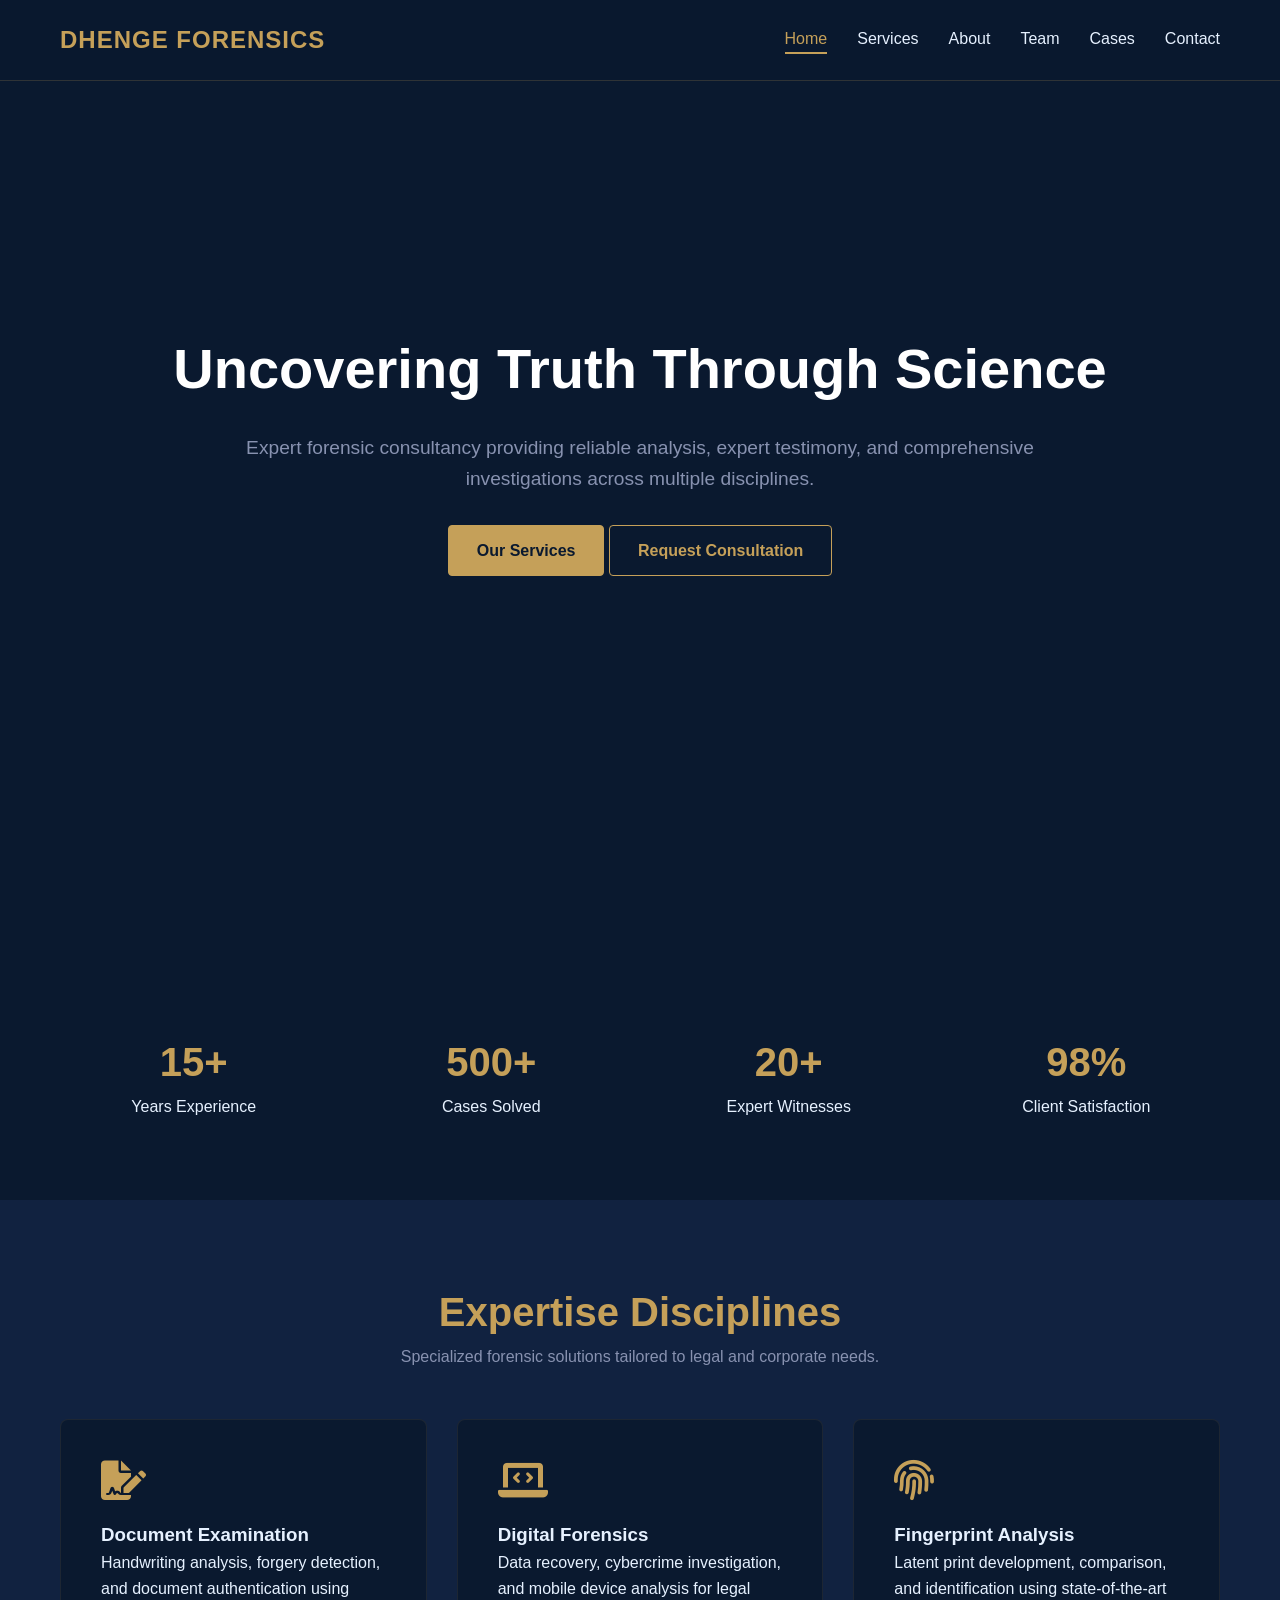
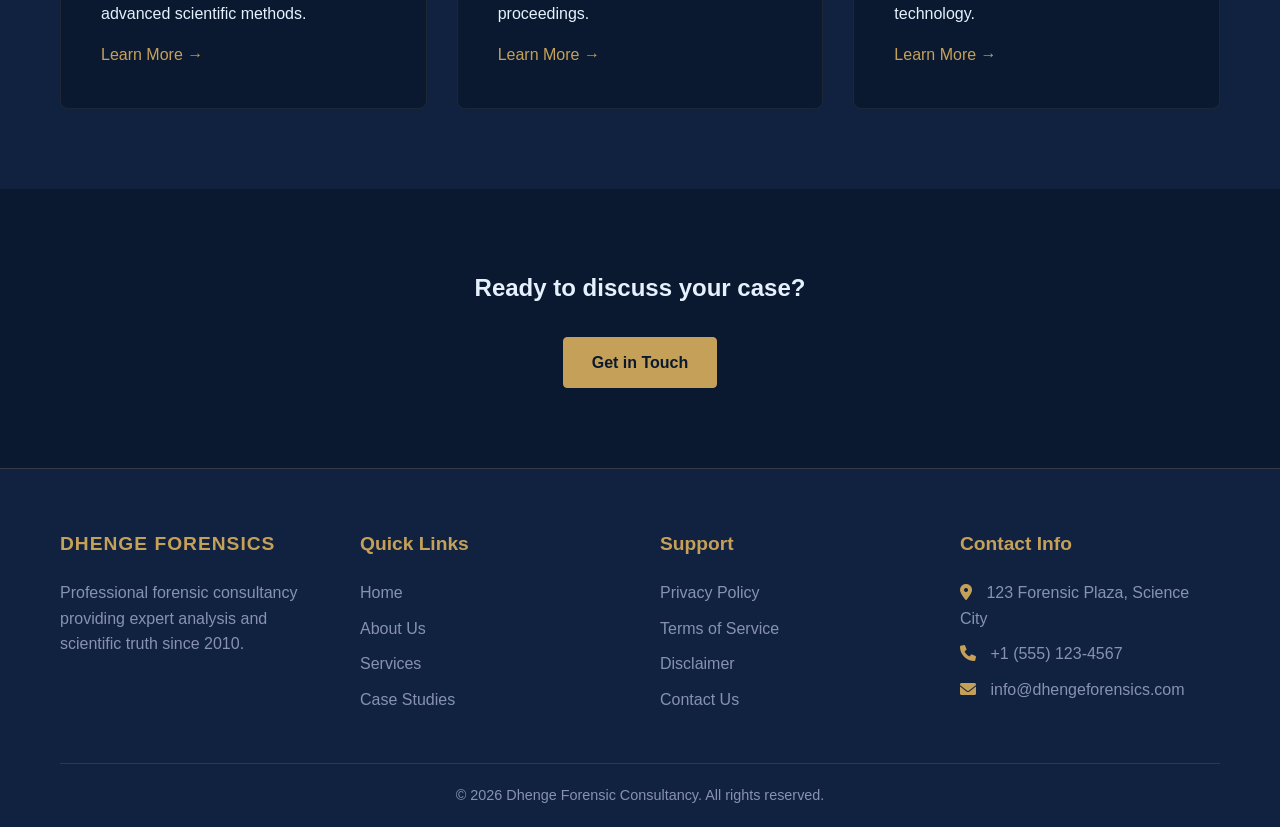
<file: index.html>
<!DOCTYPE html>
<html lang="en">
<head>
    <meta charset="UTF-8">
    <meta name="viewport" content="width=device-width, initial-scale=1.0">
    <title>Dhenge Forensic Consultancy | Expert Scientific Investigations</title>
    <meta name="description" content="Professional forensic consultancy providing expert analysis, scientific investigations, and expert testimony across multiple disciplines. Integrity and precision since 2010.">
    <meta name="keywords" content="forensic consultancy, digital forensics, document examination, fingerprint analysis, ballistics, toxicology, expert witness">
    <link rel="canonical" href="https://aaryansathe.github.io/dhenge-forensics/">
    <!-- Open Graph / Facebook -->
    <meta property="og:type" content="website">
    <meta property="og:url" content="https://aaryansathe.github.io/dhenge-forensics/">
    <meta property="og:title" content="Dhenge Forensic Consultancy | Expert Scientific Investigations">
    <meta property="og:description" content="Professional forensic consultancy providing expert analysis, scientific investigations, and expert testimony.">
    <meta property="og:image" content="https://images.unsplash.com/photo-1582719508461-905c673771fd?auto=format&fit=crop&w=1200&q=80">
    <!-- Twitter -->
    <meta property="twitter:card" content="summary_large_image">
    <meta property="twitter:url" content="https://aaryansathe.github.io/dhenge-forensics/">
    <meta property="twitter:title" content="Dhenge Forensic Consultancy | Expert Scientific Investigations">
    <meta property="twitter:description" content="Professional forensic consultancy providing expert analysis, scientific investigations, and expert testimony.">
    <meta property="twitter:image" content="https://images.unsplash.com/photo-1582719508461-905c673771fd?auto=format&fit=crop&w=1200&q=80">
    <link rel="stylesheet" href="css/style.css">
    <link rel="stylesheet" href="https://cdnjs.cloudflare.com/ajax/libs/font-awesome/6.0.0/css/all.min.css">
    <style>
        /* Homepage Specific Styles */
        .hero {
            height: 100vh;
            display: flex;
            align-items: center;
            background: linear-gradient(rgba(10, 25, 47, 0.8), rgba(10, 25, 47, 0.8)), url('https://images.unsplash.com/photo-1582719508461-905c673771fd?auto=format&fit=crop&w=1920&q=80');
            background-size: cover;
            background-position: center;
            text-align: center;
        }

        .hero-content h1 {
            font-size: 3.5rem;
            color: var(--white);
            margin-bottom: 20px;
        }

        .hero-content p {
            font-size: 1.2rem;
            color: var(--text-muted);
            max-width: 800px;
            margin: 0 auto 30px;
        }

        .stats-grid {
            display: grid;
            grid-template-columns: repeat(auto-fit, minmax(200px, 1fr));
            gap: 30px;
            text-align: center;
            margin-top: 50px;
        }

        .stat-item h3 {
            font-size: 2.5rem;
            color: var(--secondary-color);
        }

        .services-preview {
            background-color: var(--accent-color);
        }

        .service-grid {
            display: grid;
            grid-template-columns: repeat(auto-fit, minmax(300px, 1fr));
            gap: 30px;
            margin-top: 40px;
        }

        .service-card {
            background-color: var(--primary-color);
            padding: 40px;
            border-radius: 8px;
            border: 1px solid rgba(197, 160, 89, 0.1);
            transition: var(--transition);
        }

        .service-card:hover {
            transform: translateY(-10px);
            border-color: var(--secondary-color);
        }

        .service-card i {
            font-size: 2.5rem;
            color: var(--secondary-color);
            margin-bottom: 20px;
        }

        @media (max-width: 768px) {
            .hero-content h1 { font-size: 2.5rem; }
        }
    </style>
</head>
<body>
    <header>
        <div class="container">
            <nav>
                <a href="index.html" class="logo">DHENGE FORENSICS</a>
                <div class="nav-links">
                    <a href="index.html">Home</a>
                    <a href="services.html">Services</a>
                    <a href="about.html">About</a>
                    <a href="team.html">Team</a>
                    <a href="cases.html">Cases</a>
                    <a href="contact.html">Contact</a>
                </div>
                <button class="mobile-menu-btn" aria-label="Toggle Navigation">☰</button>
            </nav>
        </div>
    </header>

    <div class="mobile-nav">
        <a href="index.html">Home</a>
        <a href="services.html">Services</a>
        <a href="about.html">About</a>
        <a href="team.html">Team</a>
        <a href="cases.html">Cases</a>
        <a href="contact.html">Contact</a>
    </div>

    <main>
        <section class="hero">
            <div class="container hero-content reveal">
                <h1>Uncovering Truth Through Science</h1>
                <p>Expert forensic consultancy providing reliable analysis, expert testimony, and comprehensive investigations across multiple disciplines.</p>
                <div class="hero-btns">
                    <a href="services.html" class="btn btn-primary">Our Services</a>
                    <a href="contact.html" class="btn btn-outline">Request Consultation</a>
                </div>
            </div>
        </section>

        <section class="section-padding reveal">
            <div class="container">
                <div class="stats-grid">
                    <div class="stat-item">
                        <h3>15+</h3>
                        <p>Years Experience</p>
                    </div>
                    <div class="stat-item">
                        <h3>500+</h3>
                        <p>Cases Solved</p>
                    </div>
                    <div class="stat-item">
                        <h3>20+</h3>
                        <p>Expert Witnesses</p>
                    </div>
                    <div class="stat-item">
                        <h3>98%</h3>
                        <p>Client Satisfaction</p>
                    </div>
                </div>
            </div>
        </section>

        <section class="services-preview section-padding">
            <div class="container">
                <div style="text-align: center; margin-bottom: 50px;" class="reveal">
                    <h2 style="font-size: 2.5rem; color: var(--secondary-color);">Expertise Disciplines</h2>
                    <p style="color: var(--text-muted);">Specialized forensic solutions tailored to legal and corporate needs.</p>
                </div>
                <div class="service-grid">
                    <div class="service-card reveal">
                        <i class="fas fa-file-signature"></i>
                        <h3>Document Examination</h3>
                        <p>Handwriting analysis, forgery detection, and document authentication using advanced scientific methods.</p>
                        <a href="services.html" style="color: var(--secondary-color); margin-top: 15px; display: inline-block;">Learn More →</a>
                    </div>
                    <div class="service-card reveal">
                        <i class="fas fa-laptop-code"></i>
                        <h3>Digital Forensics</h3>
                        <p>Data recovery, cybercrime investigation, and mobile device analysis for legal proceedings.</p>
                        <a href="services.html" style="color: var(--secondary-color); margin-top: 15px; display: inline-block;">Learn More →</a>
                    </div>
                    <div class="service-card reveal">
                        <i class="fas fa-fingerprint"></i>
                        <h3>Fingerprint Analysis</h3>
                        <p>Latent print development, comparison, and identification using state-of-the-art technology.</p>
                        <a href="services.html" style="color: var(--secondary-color); margin-top: 15px; display: inline-block;">Learn More →</a>
                    </div>
                </div>
            </div>
        </section>

        <section class="section-padding reveal" style="text-align: center;">
            <div class="container">
                <h2 style="margin-bottom: 30px;">Ready to discuss your case?</h2>
                <a href="contact.html" class="btn btn-primary">Get in Touch</a>
            </div>
        </section>
    </main>

    <footer>
        <div class="container">
            <div class="footer-grid">
                <div class="footer-col">
                    <h4 class="logo">DHENGE FORENSICS</h4>
                    <p style="color: var(--text-muted);">Professional forensic consultancy providing expert analysis and scientific truth since 2010.</p>
                </div>
                <div class="footer-col">
                    <h4>Quick Links</h4>
                    <ul>
                        <li><a href="index.html">Home</a></li>
                        <li><a href="about.html">About Us</a></li>
                        <li><a href="services.html">Services</a></li>
                        <li><a href="cases.html">Case Studies</a></li>
                    </ul>
                </div>
                <div class="footer-col">
                    <h4>Support</h4>
                    <ul>
                        <li><a href="privacy.html">Privacy Policy</a></li>
                        <li><a href="terms.html">Terms of Service</a></li>
                        <li><a href="disclaimer.html">Disclaimer</a></li>
                        <li><a href="contact.html">Contact Us</a></li>
                    </ul>
                </div>
                <div class="footer-col">
                    <h4>Contact Info</h4>
                    <ul style="color: var(--text-muted);">
                        <li><i class="fas fa-map-marker-alt" style="color: var(--secondary-color); margin-right: 10px;"></i> 123 Forensic Plaza, Science City</li>
                        <li><i class="fas fa-phone" style="color: var(--secondary-color); margin-right: 10px;"></i> +1 (555) 123-4567</li>
                        <li><i class="fas fa-envelope" style="color: var(--secondary-color); margin-right: 10px;"></i> info@dhengeforensics.com</li>
                    </ul>
                </div>
            </div>
            <div class="footer-bottom">
                <p>&copy; 2026 Dhenge Forensic Consultancy. All rights reserved.</p>
            </div>
        </div>
    </footer>

    <script src="js/main.js"></script>
</body>
</html>
</file>
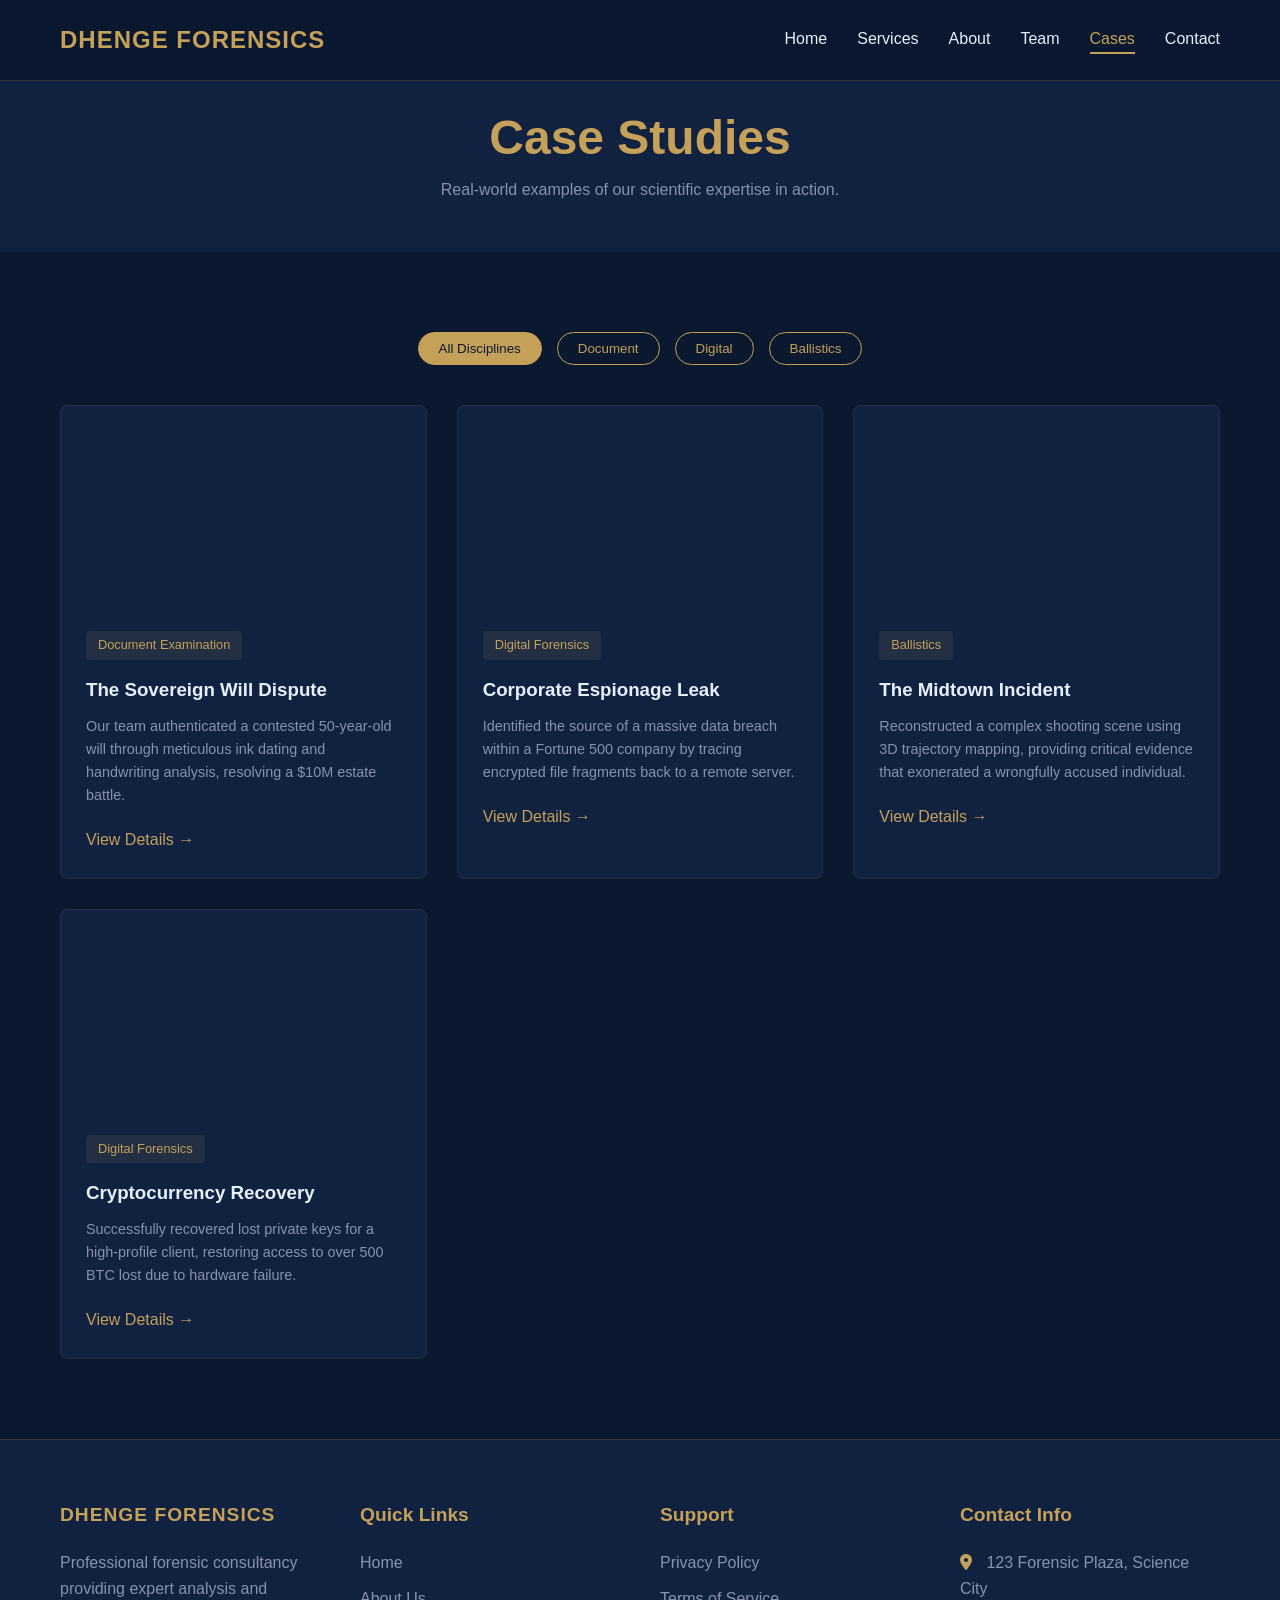
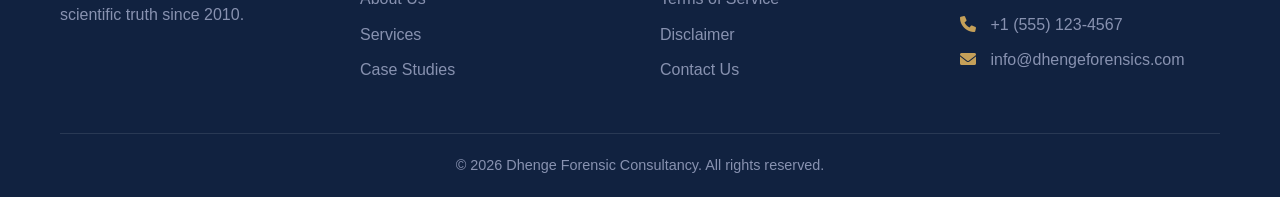
<file: cases.html>
<!DOCTYPE html>
<html lang="en">
<head>
    <meta charset="UTF-8">
    <meta name="viewport" content="width=device-width, initial-scale=1.0">
    <title>Case Studies | Dhenge Forensic Consultancy</title>
    <link rel="stylesheet" href="css/style.css">
    <link rel="stylesheet" href="https://cdnjs.cloudflare.com/ajax/libs/font-awesome/6.0.0/css/all.min.css">
    <style>
        .page-header { padding: 100px 0 50px; background-color: var(--accent-color); text-align: center; }
        .filter-nav { display: flex; justify-content: center; gap: 15px; flex-wrap: wrap; margin-bottom: 40px; }
        .filter-btn { padding: 8px 20px; background: transparent; border: 1px solid var(--secondary-color); color: var(--secondary-color); cursor: pointer; border-radius: 20px; transition: var(--transition); }
        .filter-btn.active, .filter-btn:hover { background: var(--secondary-color); color: var(--primary-color); }
        .case-grid { display: grid; grid-template-columns: repeat(auto-fit, minmax(350px, 1fr)); gap: 30px; }
        .case-card { background: var(--accent-color); border-radius: 8px; overflow: hidden; border: 1px solid rgba(197, 160, 89, 0.1); transition: var(--transition); }
        .case-card:hover { border-color: var(--secondary-color); transform: translateY(-5px); }
        .case-img { height: 200px; background-size: cover; background-position: center; }
        .case-info { padding: 25px; }
        .case-tag { display: inline-block; padding: 4px 12px; background: rgba(197, 160, 89, 0.1); color: var(--secondary-color); border-radius: 4px; font-size: 0.8rem; margin-bottom: 15px; }
        .case-info h3 { margin-bottom: 10px; }
        .case-info p { color: var(--text-muted); font-size: 0.9rem; margin-bottom: 20px; }
        @media (max-width: 768px) { .case-grid { grid-template-columns: 1fr; } }
    </style>
</head>
<body>
    <header>
        <div class="container">
            <nav>
                <a href="index.html" class="logo">DHENGE FORENSICS</a>
                <div class="nav-links">
                    <a href="index.html">Home</a>
                    <a href="services.html">Services</a>
                    <a href="about.html">About</a>
                    <a href="team.html">Team</a>
                    <a href="cases.html">Cases</a>
                    <a href="contact.html">Contact</a>
                </div>
                <div class="mobile-menu-btn">☰</div>
            </nav>
        </div>
    </header>

    <div class="mobile-nav">
        <a href="index.html">Home</a>
        <a href="services.html">Services</a>
        <a href="about.html">About</a>
        <a href="team.html">Team</a>
        <a href="cases.html">Cases</a>
        <a href="contact.html">Contact</a>
    </div>

    <section class="page-header">
        <div class="container">
            <h1 style="font-size: 3rem; color: var(--secondary-color);">Case Studies</h1>
            <p style="color: var(--text-muted);">Real-world examples of our scientific expertise in action.</p>
        </div>
    </section>

    <section class="section-padding">
        <div class="container">
            <div class="filter-nav">
                <button class="filter-btn active" data-filter="all">All Disciplines</button>
                <button class="filter-btn" data-filter="document">Document</button>
                <button class="filter-btn" data-filter="digital">Digital</button>
                <button class="filter-btn" data-filter="ballistics">Ballistics</button>
            </div>

            <div class="case-grid">
                <div class="case-card reveal" data-category="document">
                    <div class="case-img" style="background-image: url('https://images.unsplash.com/photo-1450101499163-c8848c66ca85?auto=format&fit=crop&w=600&q=80');"></div>
                    <div class="case-info">
                        <span class="case-tag">Document Examination</span>
                        <h3>The Sovereign Will Dispute</h3>
                        <p>Our team authenticated a contested 50-year-old will through meticulous ink dating and handwriting analysis, resolving a $10M estate battle.</p>
                        <a href="#" style="color: var(--secondary-color);">View Details →</a>
                    </div>
                </div>

                <div class="case-card reveal" data-category="digital">
                    <div class="case-img" style="background-image: url('https://images.unsplash.com/photo-1563986768609-322da13575f3?auto=format&fit=crop&w=600&q=80');"></div>
                    <div class="case-info">
                        <span class="case-tag">Digital Forensics</span>
                        <h3>Corporate Espionage Leak</h3>
                        <p>Identified the source of a massive data breach within a Fortune 500 company by tracing encrypted file fragments back to a remote server.</p>
                        <a href="#" style="color: var(--secondary-color);">View Details →</a>
                    </div>
                </div>

                <div class="case-card reveal" data-category="ballistics">
                    <div class="case-img" style="background-image: url('https://images.unsplash.com/photo-1595246140625-573b715d11dc?auto=format&fit=crop&w=600&q=80');"></div>
                    <div class="case-info">
                        <span class="case-tag">Ballistics</span>
                        <h3>The Midtown Incident</h3>
                        <p>Reconstructed a complex shooting scene using 3D trajectory mapping, providing critical evidence that exonerated a wrongfully accused individual.</p>
                        <a href="#" style="color: var(--secondary-color);">View Details →</a>
                    </div>
                </div>

                <div class="case-card reveal" data-category="digital">
                    <div class="case-img" style="background-image: url('https://images.unsplash.com/photo-1558494949-ef010cbdcc51?auto=format&fit=crop&w=600&q=80');"></div>
                    <div class="case-info">
                        <span class="case-tag">Digital Forensics</span>
                        <h3>Cryptocurrency Recovery</h3>
                        <p>Successfully recovered lost private keys for a high-profile client, restoring access to over 500 BTC lost due to hardware failure.</p>
                        <a href="#" style="color: var(--secondary-color);">View Details →</a>
                    </div>
                </div>
            </div>
        </div>
    </section>

    <footer>
        <div class="container">
            <div class="footer-grid">
                <div class="footer-col">
                    <h4 class="logo">DHENGE FORENSICS</h4>
                    <p style="color: var(--text-muted);">Professional forensic consultancy providing expert analysis and scientific truth since 2010.</p>
                </div>
                <div class="footer-col">
                    <h4>Quick Links</h4>
                    <ul>
                        <li><a href="index.html">Home</a></li>
                        <li><a href="about.html">About Us</a></li>
                        <li><a href="services.html">Services</a></li>
                        <li><a href="cases.html">Case Studies</a></li>
                    </ul>
                </div>
                <div class="footer-col">
                    <h4>Support</h4>
                    <ul>
                        <li><a href="privacy.html">Privacy Policy</a></li>
                        <li><a href="terms.html">Terms of Service</a></li>
                        <li><a href="disclaimer.html">Disclaimer</a></li>
                        <li><a href="contact.html">Contact Us</a></li>
                    </ul>
                </div>
                <div class="footer-col">
                    <h4>Contact Info</h4>
                    <ul style="color: var(--text-muted);">
                        <li><i class="fas fa-map-marker-alt" style="color: var(--secondary-color); margin-right: 10px;"></i> 123 Forensic Plaza, Science City</li>
                        <li><i class="fas fa-phone" style="color: var(--secondary-color); margin-right: 10px;"></i> +1 (555) 123-4567</li>
                        <li><i class="fas fa-envelope" style="color: var(--secondary-color); margin-right: 10px;"></i> info@dhengeforensics.com</li>
                    </ul>
                </div>
            </div>
            <div class="footer-bottom">
                <p>&copy; 2026 Dhenge Forensic Consultancy. All rights reserved.</p>
            </div>
        </div>
    </footer>
    <script src="js/main.js"></script>
</body>
</html>
</file>
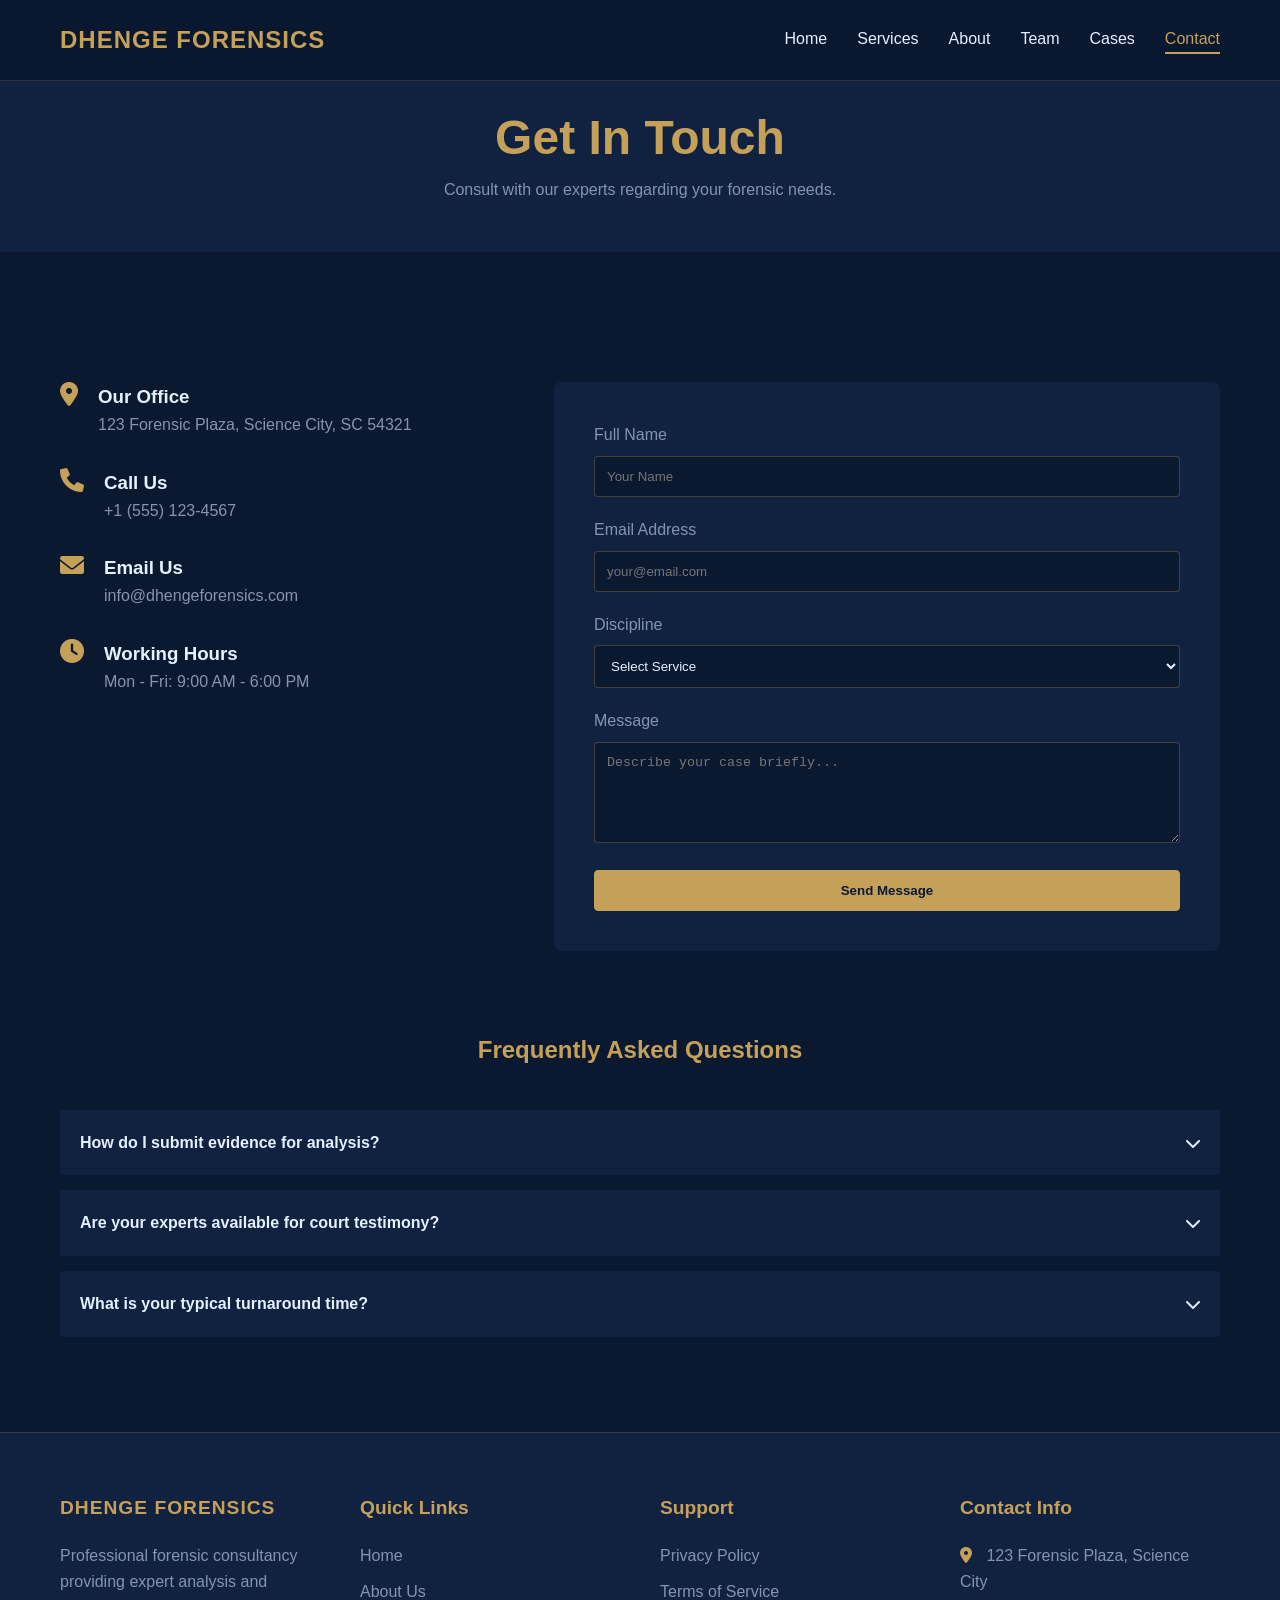
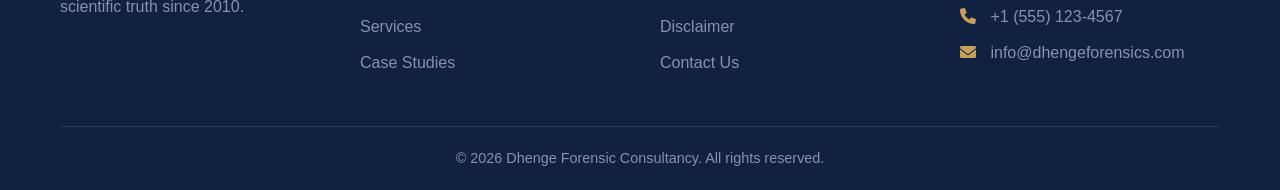
<file: contact.html>
<!DOCTYPE html>
<html lang="en">
<head>
    <meta charset="UTF-8">
    <meta name="viewport" content="width=device-width, initial-scale=1.0">
    <title>Contact Us | Dhenge Forensic Consultancy</title>
    <meta name="description" content="Get in touch with Dhenge Forensic Consultancy for expert scientific investigations and forensic analysis.">
    <!-- Open Graph / Facebook -->
    <meta property="og:type" content="website">
    <meta property="og:url" content="https://aaryansathe.github.io/dhenge-forensics/contact.html">
    <meta property="og:title" content="Contact Us | Dhenge Forensic Consultancy">
    <meta property="og:description" content="Consult with our experts regarding your forensic needs.">
    <meta property="og:image" content="https://images.unsplash.com/photo-1582719508461-905c673771fd?auto=format&fit=crop&w=1200&q=80">
    <!-- Twitter -->
    <meta property="twitter:card" content="summary_large_image">
    <meta property="twitter:url" content="https://aaryansathe.github.io/dhenge-forensics/contact.html">
    <meta property="twitter:title" content="Contact Us | Dhenge Forensic Consultancy">
    <meta property="twitter:description" content="Consult with our experts regarding your forensic needs.">
    <meta property="twitter:image" content="https://images.unsplash.com/photo-1582719508461-905c673771fd?auto=format&fit=crop&w=1200&q=80">
    <link rel="stylesheet" href="css/style.css">
    <link rel="stylesheet" href="https://cdnjs.cloudflare.com/ajax/libs/font-awesome/6.0.0/css/all.min.css">
    <style>
        .page-header { padding: 100px 0 50px; background-color: var(--accent-color); text-align: center; }
        .contact-container { display: grid; grid-template-columns: 1fr 1.5fr; gap: 50px; margin-top: 50px; }
        .contact-info-list { display: flex; flex-direction: column; gap: 30px; }
        .info-item { display: flex; gap: 20px; align-items: flex-start; }
        .info-item i { font-size: 1.5rem; color: var(--secondary-color); }
        .contact-form { background: var(--accent-color); padding: 40px; border-radius: 8px; }
        .form-group { margin-bottom: 20px; }
        .form-group label { display: block; margin-bottom: 8px; color: var(--text-muted); }
        .form-group input, .form-group select, .form-group textarea { width: 100%; padding: 12px; background: var(--primary-color); border: 1px solid rgba(197, 160, 89, 0.3); color: var(--text-color); border-radius: 4px; outline: none; }
        .form-group input:focus, .form-group textarea:focus { border-color: var(--secondary-color); }
        .faq-section { margin-top: 80px; }
        .faq-item { background: var(--accent-color); margin-bottom: 15px; border-radius: 4px; overflow: hidden; }
        .faq-question { padding: 20px; cursor: pointer; display: flex; justify-content: space-between; align-items: center; font-weight: 600; }
        .faq-answer { padding: 0 20px; max-height: 0; overflow: hidden; transition: all 0.3s ease; color: var(--text-muted); }
        .faq-item.active .faq-answer { padding: 0 20px 20px; max-height: 200px; }
        .faq-item.active .faq-question i { transform: rotate(180deg); }
        @media (max-width: 768px) { .contact-container { grid-template-columns: 1fr; } }
    </style>
</head>
<body>
    <header>
        <div class="container">
            <nav>
                <a href="index.html" class="logo">DHENGE FORENSICS</a>
                <div class="nav-links">
                    <a href="index.html">Home</a>
                    <a href="services.html">Services</a>
                    <a href="about.html">About</a>
                    <a href="team.html">Team</a>
                    <a href="cases.html">Cases</a>
                    <a href="contact.html">Contact</a>
                </div>
                <div class="mobile-menu-btn">☰</div>
            </nav>
        </div>
    </header>

    <div class="mobile-nav">
        <a href="index.html">Home</a>
        <a href="services.html">Services</a>
        <a href="about.html">About</a>
        <a href="team.html">Team</a>
        <a href="cases.html">Cases</a>
        <a href="contact.html">Contact</a>
    </div>

    <section class="page-header">
        <div class="container">
            <h1 style="font-size: 3rem; color: var(--secondary-color);">Get In Touch</h1>
            <p style="color: var(--text-muted);">Consult with our experts regarding your forensic needs.</p>
        </div>
    </section>

    <section class="section-padding">
        <div class="container">
            <div class="contact-container">
                <div class="contact-info-list reveal">
                    <div class="info-item">
                        <i class="fas fa-map-marker-alt"></i>
                        <div>
                            <h3>Our Office</h3>
                            <p style="color: var(--text-muted);">123 Forensic Plaza, Science City, SC 54321</p>
                        </div>
                    </div>
                    <div class="info-item">
                        <i class="fas fa-phone"></i>
                        <div>
                            <h3>Call Us</h3>
                            <p style="color: var(--text-muted);">+1 (555) 123-4567</p>
                        </div>
                    </div>
                    <div class="info-item">
                        <i class="fas fa-envelope"></i>
                        <div>
                            <h3>Email Us</h3>
                            <p style="color: var(--text-muted);">info@dhengeforensics.com</p>
                        </div>
                    </div>
                    <div class="info-item">
                        <i class="fas fa-clock"></i>
                        <div>
                            <h3>Working Hours</h3>
                            <p style="color: var(--text-muted);">Mon - Fri: 9:00 AM - 6:00 PM</p>
                        </div>
                    </div>
                </div>

                <div class="contact-form reveal">
                    <!-- Tip: To make this form functional, you can use a service like Formspree.io -->
                    <!-- Simply change the action to: action="https://formspree.io/f/your-id" method="POST" -->
                    <form id="contactForm">
                        <div class="form-group">
                            <label>Full Name</label>
                            <input type="text" placeholder="Your Name" required>
                        </div>
                        <div class="form-group">
                            <label>Email Address</label>
                            <input type="email" placeholder="your@email.com" required>
                        </div>
                        <div class="form-group">
                            <label>Discipline</label>
                            <select required>
                                <option value="">Select Service</option>
                                <option value="document">Document Examination</option>
                                <option value="digital">Digital Forensics</option>
                                <option value="fingerprint">Fingerprint Analysis</option>
                                <option value="ballistics">Ballistics</option>
                                <option value="toxicology">Toxicology</option>
                            </select>
                        </div>
                        <div class="form-group">
                            <label>Message</label>
                            <textarea rows="5" placeholder="Describe your case briefly..." required></textarea>
                        </div>
                        <button type="submit" class="btn btn-primary" style="width: 100%;">Send Message</button>
                    </form>
                </div>
            </div>

            <div class="faq-section reveal">
                <h2 style="text-align: center; color: var(--secondary-color); margin-bottom: 40px;">Frequently Asked Questions</h2>
                <div class="faq-item">
                    <div class="faq-question">
                        How do I submit evidence for analysis?
                        <i class="fas fa-chevron-down"></i>
                    </div>
                    <div class="faq-answer">
                        Evidence can be submitted in person at our secure facility or via registered courier. Please contact us first to receive a submission form and chain-of-custody instructions.
                    </div>
                </div>
                <div class="faq-item">
                    <div class="faq-question">
                        Are your experts available for court testimony?
                        <i class="fas fa-chevron-down"></i>
                    </div>
                    <div class="faq-answer">
                        Yes, all our lead experts are experienced in providing scientific testimony in both civil and criminal courts.
                    </div>
                </div>
                <div class="faq-item">
                    <div class="faq-question">
                        What is your typical turnaround time?
                        <i class="fas fa-chevron-down"></i>
                    </div>
                    <div class="faq-answer">
                        Turnaround times vary by discipline. Document examination typically takes 5-7 days, while complex digital forensics or toxicology may take up to 21 days.
                    </div>
                </div>
            </div>
        </div>
    </section>

    <footer>
        <div class="container">
            <div class="footer-grid">
                <div class="footer-col">
                    <h4 class="logo">DHENGE FORENSICS</h4>
                    <p style="color: var(--text-muted);">Professional forensic consultancy providing expert analysis and scientific truth since 2010.</p>
                </div>
                <div class="footer-col">
                    <h4>Quick Links</h4>
                    <ul>
                        <li><a href="index.html">Home</a></li>
                        <li><a href="about.html">About Us</a></li>
                        <li><a href="services.html">Services</a></li>
                        <li><a href="cases.html">Case Studies</a></li>
                    </ul>
                </div>
                <div class="footer-col">
                    <h4>Support</h4>
                    <ul>
                        <li><a href="privacy.html">Privacy Policy</a></li>
                        <li><a href="terms.html">Terms of Service</a></li>
                        <li><a href="disclaimer.html">Disclaimer</a></li>
                        <li><a href="contact.html">Contact Us</a></li>
                    </ul>
                </div>
                <div class="footer-col">
                    <h4>Contact Info</h4>
                    <ul style="color: var(--text-muted);">
                        <li><i class="fas fa-map-marker-alt" style="color: var(--secondary-color); margin-right: 10px;"></i> 123 Forensic Plaza, Science City</li>
                        <li><i class="fas fa-phone" style="color: var(--secondary-color); margin-right: 10px;"></i> +1 (555) 123-4567</li>
                        <li><i class="fas fa-envelope" style="color: var(--secondary-color); margin-right: 10px;"></i> info@dhengeforensics.com</li>
                    </ul>
                </div>
            </div>
            <div class="footer-bottom">
                <p>&copy; 2026 Dhenge Forensic Consultancy. All rights reserved.</p>
            </div>
        </div>
    </footer>
    <script src="js/main.js"></script>
</body>
</html>
</file>
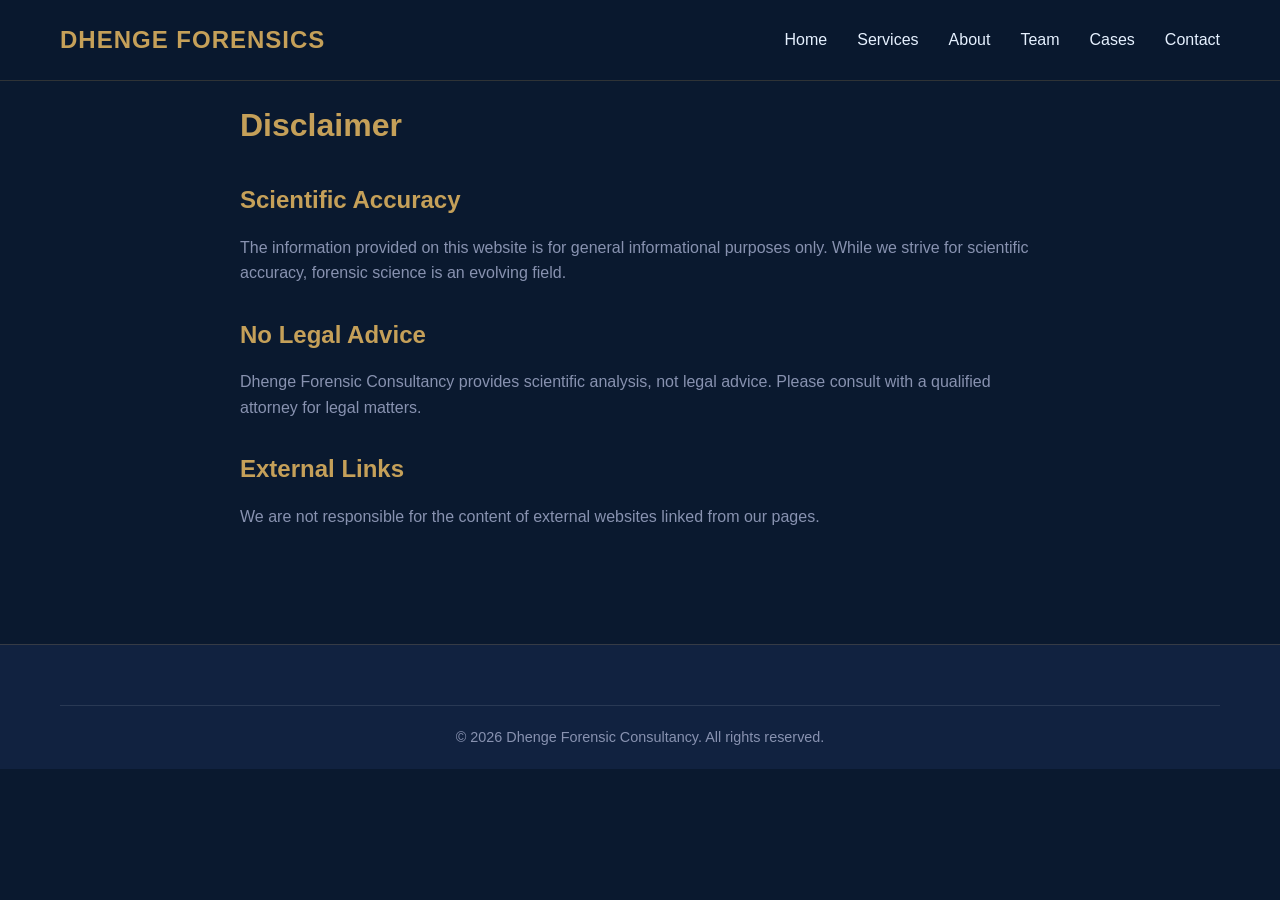
<file: disclaimer.html>
<!DOCTYPE html>
<html lang="en">
<head>
    <meta charset="UTF-8">
    <meta name="viewport" content="width=device-width, initial-scale=1.0">
    <title>Disclaimer | Dhenge Forensic Consultancy</title>
    <link rel="stylesheet" href="css/style.css">
    <style>
        .legal-content { padding: 100px 0; max-width: 800px; margin: 0 auto; }
        .legal-content h1 { color: var(--secondary-color); margin-bottom: 30px; }
        .legal-content h2 { color: var(--secondary-color); margin-top: 30px; margin-bottom: 15px; }
        .legal-content p { color: var(--text-muted); margin-bottom: 15px; }
    </style>
</head>
<body>
    <header>
        <div class="container">
            <nav>
                <a href="index.html" class="logo">DHENGE FORENSICS</a>
                <div class="nav-links">
                    <a href="index.html">Home</a>
                    <a href="services.html">Services</a>
                    <a href="about.html">About</a>
                    <a href="team.html">Team</a>
                    <a href="cases.html">Cases</a>
                    <a href="contact.html">Contact</a>
                </div>
            </nav>
        </div>
    </header>

    <div class="container">
        <div class="legal-content">
            <h1>Disclaimer</h1>
            <h2>Scientific Accuracy</h2>
            <p>The information provided on this website is for general informational purposes only. While we strive for scientific accuracy, forensic science is an evolving field.</p>
            <h2>No Legal Advice</h2>
            <p>Dhenge Forensic Consultancy provides scientific analysis, not legal advice. Please consult with a qualified attorney for legal matters.</p>
            <h2>External Links</h2>
            <p>We are not responsible for the content of external websites linked from our pages.</p>
        </div>
    </div>

    <footer>
        <div class="container">
            <div class="footer-bottom">
                <p>&copy; 2026 Dhenge Forensic Consultancy. All rights reserved.</p>
            </div>
        </div>
    </footer>
    <script src="js/main.js"></script>
</body>
</html>
</file>
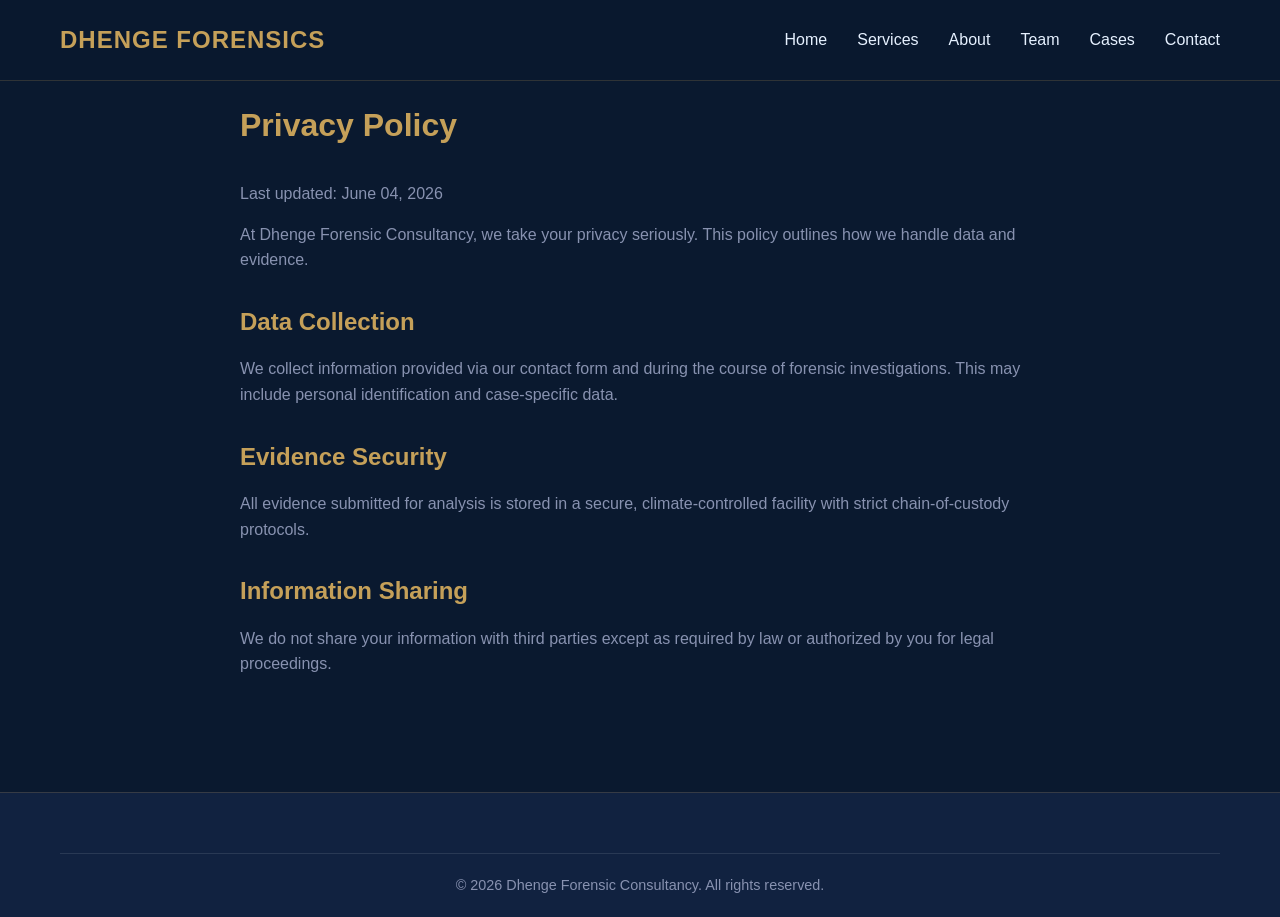
<file: privacy.html>
<!DOCTYPE html>
<html lang="en">
<head>
    <meta charset="UTF-8">
    <meta name="viewport" content="width=device-width, initial-scale=1.0">
    <title>Privacy Policy | Dhenge Forensic Consultancy</title>
    <link rel="stylesheet" href="css/style.css">
    <link rel="stylesheet" href="https://cdnjs.cloudflare.com/ajax/libs/font-awesome/6.0.0/css/all.min.css">
    <style>
        .legal-content { padding: 100px 0; max-width: 800px; margin: 0 auto; }
        .legal-content h1 { color: var(--secondary-color); margin-bottom: 30px; }
        .legal-content h2 { color: var(--secondary-color); margin-top: 30px; margin-bottom: 15px; }
        .legal-content p { color: var(--text-muted); margin-bottom: 15px; }
    </style>
</head>
<body>
    <header>
        <div class="container">
            <nav>
                <a href="index.html" class="logo">DHENGE FORENSICS</a>
                <div class="nav-links">
                    <a href="index.html">Home</a>
                    <a href="services.html">Services</a>
                    <a href="about.html">About</a>
                    <a href="team.html">Team</a>
                    <a href="cases.html">Cases</a>
                    <a href="contact.html">Contact</a>
                </div>
                <div class="mobile-menu-btn">☰</div>
            </nav>
        </div>
    </header>

    <div class="mobile-nav">
        <a href="index.html">Home</a>
        <a href="services.html">Services</a>
        <a href="about.html">About</a>
        <a href="team.html">Team</a>
        <a href="cases.html">Cases</a>
        <a href="contact.html">Contact</a>
    </div>

    <div class="container">
        <div class="legal-content">
            <h1>Privacy Policy</h1>
            <p>Last updated: June 04, 2026</p>
            <p>At Dhenge Forensic Consultancy, we take your privacy seriously. This policy outlines how we handle data and evidence.</p>
            <h2>Data Collection</h2>
            <p>We collect information provided via our contact form and during the course of forensic investigations. This may include personal identification and case-specific data.</p>
            <h2>Evidence Security</h2>
            <p>All evidence submitted for analysis is stored in a secure, climate-controlled facility with strict chain-of-custody protocols.</p>
            <h2>Information Sharing</h2>
            <p>We do not share your information with third parties except as required by law or authorized by you for legal proceedings.</p>
        </div>
    </div>

    <footer>
        <div class="container">
            <div class="footer-bottom">
                <p>&copy; 2026 Dhenge Forensic Consultancy. All rights reserved.</p>
            </div>
        </div>
    </footer>
    <script src="js/main.js"></script>
</body>
</html>
</file>
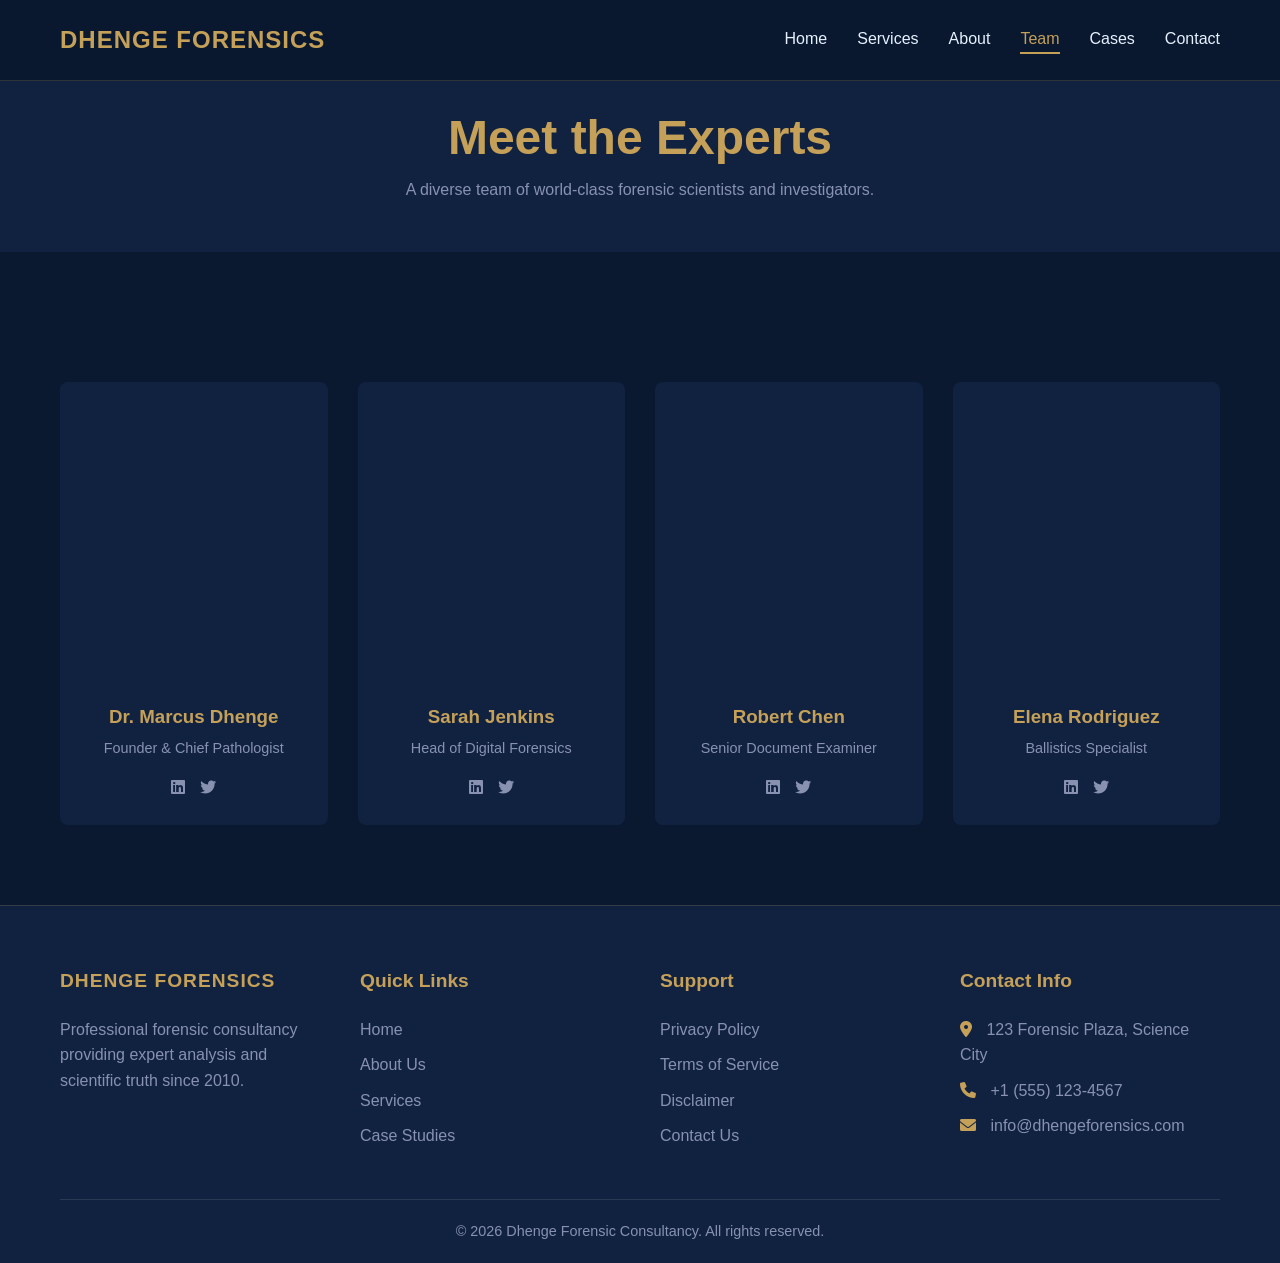
<file: team.html>
<!DOCTYPE html>
<html lang="en">
<head>
    <meta charset="UTF-8">
    <meta name="viewport" content="width=device-width, initial-scale=1.0">
    <title>Our Team | Dhenge Forensic Consultancy</title>
    <link rel="stylesheet" href="css/style.css">
    <link rel="stylesheet" href="https://cdnjs.cloudflare.com/ajax/libs/font-awesome/6.0.0/css/all.min.css">
    <style>
        .page-header { padding: 100px 0 50px; background-color: var(--accent-color); text-align: center; }
        .team-grid { display: grid; grid-template-columns: repeat(auto-fit, minmax(250px, 1fr)); gap: 30px; margin-top: 50px; }
        .team-card { background: var(--accent-color); border-radius: 8px; overflow: hidden; text-align: center; transition: var(--transition); border-bottom: 4px solid transparent; }
        .team-card:hover { transform: translateY(-10px); border-bottom-color: var(--secondary-color); }
        .team-img { height: 300px; background-size: cover; background-position: center; }
        .team-info { padding: 20px; }
        .team-info h3 { color: var(--secondary-color); margin-bottom: 5px; }
        .team-info p { font-size: 0.9rem; color: var(--text-muted); }
        .social-links { margin-top: 15px; display: flex; justify-content: center; gap: 15px; }
        .social-links a { color: var(--text-muted); }
        .social-links a:hover { color: var(--secondary-color); }
    </style>
</head>
<body>
    <header>
        <div class="container">
            <nav>
                <a href="index.html" class="logo">DHENGE FORENSICS</a>
                <div class="nav-links">
                    <a href="index.html">Home</a>
                    <a href="services.html">Services</a>
                    <a href="about.html">About</a>
                    <a href="team.html">Team</a>
                    <a href="cases.html">Cases</a>
                    <a href="contact.html">Contact</a>
                </div>
                <div class="mobile-menu-btn">☰</div>
            </nav>
        </div>
    </header>

    <div class="mobile-nav">
        <a href="index.html">Home</a>
        <a href="services.html">Services</a>
        <a href="about.html">About</a>
        <a href="team.html">Team</a>
        <a href="cases.html">Cases</a>
        <a href="contact.html">Contact</a>
    </div>

    <section class="page-header">
        <div class="container">
            <h1 style="font-size: 3rem; color: var(--secondary-color);">Meet the Experts</h1>
            <p style="color: var(--text-muted);">A diverse team of world-class forensic scientists and investigators.</p>
        </div>
    </section>

    <section class="section-padding">
        <div class="container">
            <div class="team-grid">
                <div class="team-card reveal">
                    <div class="team-img" style="background-image: url('https://images.unsplash.com/photo-1560250097-0b93528c311a?auto=format&fit=crop&w=400&q=80');"></div>
                    <div class="team-info">
                        <h3>Dr. Marcus Dhenge</h3>
                        <p>Founder & Chief Pathologist</p>
                        <div class="social-links">
                            <a href="#"><i class="fab fa-linkedin"></i></a>
                            <a href="#"><i class="fab fa-twitter"></i></a>
                        </div>
                    </div>
                </div>
                <div class="team-card reveal">
                    <div class="team-img" style="background-image: url('https://images.unsplash.com/photo-1573496359142-b8d87734a5a2?auto=format&fit=crop&w=400&q=80');"></div>
                    <div class="team-info">
                        <h3>Sarah Jenkins</h3>
                        <p>Head of Digital Forensics</p>
                        <div class="social-links">
                            <a href="#"><i class="fab fa-linkedin"></i></a>
                            <a href="#"><i class="fab fa-twitter"></i></a>
                        </div>
                    </div>
                </div>
                <div class="team-card reveal">
                    <div class="team-img" style="background-image: url('https://images.unsplash.com/photo-1472099645785-5658abf4ff4e?auto=format&fit=crop&w=400&q=80');"></div>
                    <div class="team-info">
                        <h3>Robert Chen</h3>
                        <p>Senior Document Examiner</p>
                        <div class="social-links">
                            <a href="#"><i class="fab fa-linkedin"></i></a>
                            <a href="#"><i class="fab fa-twitter"></i></a>
                        </div>
                    </div>
                </div>
                <div class="team-card reveal">
                    <div class="team-img" style="background-image: url('https://images.unsplash.com/photo-1580489944761-15a19d654956?auto=format&fit=crop&w=400&q=80');"></div>
                    <div class="team-info">
                        <h3>Elena Rodriguez</h3>
                        <p>Ballistics Specialist</p>
                        <div class="social-links">
                            <a href="#"><i class="fab fa-linkedin"></i></a>
                            <a href="#"><i class="fab fa-twitter"></i></a>
                        </div>
                    </div>
                </div>
            </div>
        </div>
    </section>

    <footer>
        <div class="container">
            <div class="footer-grid">
                <div class="footer-col">
                    <h4 class="logo">DHENGE FORENSICS</h4>
                    <p style="color: var(--text-muted);">Professional forensic consultancy providing expert analysis and scientific truth since 2010.</p>
                </div>
                <div class="footer-col">
                    <h4>Quick Links</h4>
                    <ul>
                        <li><a href="index.html">Home</a></li>
                        <li><a href="about.html">About Us</a></li>
                        <li><a href="services.html">Services</a></li>
                        <li><a href="cases.html">Case Studies</a></li>
                    </ul>
                </div>
                <div class="footer-col">
                    <h4>Support</h4>
                    <ul>
                        <li><a href="privacy.html">Privacy Policy</a></li>
                        <li><a href="terms.html">Terms of Service</a></li>
                        <li><a href="disclaimer.html">Disclaimer</a></li>
                        <li><a href="contact.html">Contact Us</a></li>
                    </ul>
                </div>
                <div class="footer-col">
                    <h4>Contact Info</h4>
                    <ul style="color: var(--text-muted);">
                        <li><i class="fas fa-map-marker-alt" style="color: var(--secondary-color); margin-right: 10px;"></i> 123 Forensic Plaza, Science City</li>
                        <li><i class="fas fa-phone" style="color: var(--secondary-color); margin-right: 10px;"></i> +1 (555) 123-4567</li>
                        <li><i class="fas fa-envelope" style="color: var(--secondary-color); margin-right: 10px;"></i> info@dhengeforensics.com</li>
                    </ul>
                </div>
            </div>
            <div class="footer-bottom">
                <p>&copy; 2026 Dhenge Forensic Consultancy. All rights reserved.</p>
            </div>
        </div>
    </footer>
    <script src="js/main.js"></script>
</body>
</html>
</file>
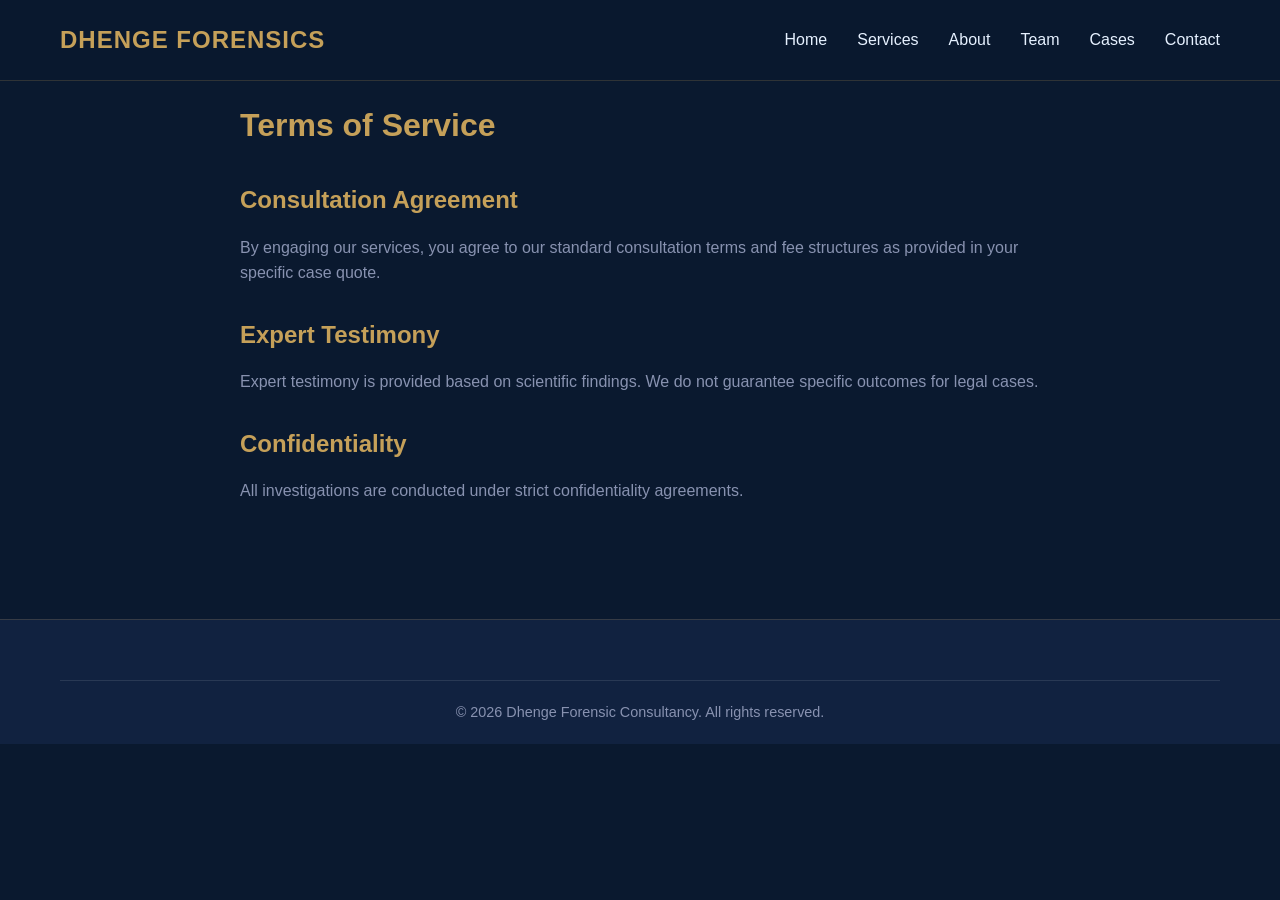
<file: terms.html>
<!DOCTYPE html>
<html lang="en">
<head>
    <meta charset="UTF-8">
    <meta name="viewport" content="width=device-width, initial-scale=1.0">
    <title>Terms of Service | Dhenge Forensic Consultancy</title>
    <link rel="stylesheet" href="css/style.css">
    <style>
        .legal-content { padding: 100px 0; max-width: 800px; margin: 0 auto; }
        .legal-content h1 { color: var(--secondary-color); margin-bottom: 30px; }
        .legal-content h2 { color: var(--secondary-color); margin-top: 30px; margin-bottom: 15px; }
        .legal-content p { color: var(--text-muted); margin-bottom: 15px; }
    </style>
</head>
<body>
    <header>
        <div class="container">
            <nav>
                <a href="index.html" class="logo">DHENGE FORENSICS</a>
                <div class="nav-links">
                    <a href="index.html">Home</a>
                    <a href="services.html">Services</a>
                    <a href="about.html">About</a>
                    <a href="team.html">Team</a>
                    <a href="cases.html">Cases</a>
                    <a href="contact.html">Contact</a>
                </div>
            </nav>
        </div>
    </header>

    <div class="container">
        <div class="legal-content">
            <h1>Terms of Service</h1>
            <h2>Consultation Agreement</h2>
            <p>By engaging our services, you agree to our standard consultation terms and fee structures as provided in your specific case quote.</p>
            <h2>Expert Testimony</h2>
            <p>Expert testimony is provided based on scientific findings. We do not guarantee specific outcomes for legal cases.</p>
            <h2>Confidentiality</h2>
            <p>All investigations are conducted under strict confidentiality agreements.</p>
        </div>
    </div>

    <footer>
        <div class="container">
            <div class="footer-bottom">
                <p>&copy; 2026 Dhenge Forensic Consultancy. All rights reserved.</p>
            </div>
        </div>
    </footer>
    <script src="js/main.js"></script>
</body>
</html>
</file>
<file: css/style.css>
/* Global Variables */
:root {
    --primary-color: #0a192f; /* Dark Navy */
    --secondary-color: #c5a059; /* Gold */
    --accent-color: #112240; /* Lighter Navy */
    --text-color: #e6f1ff; /* Off-white */
    --text-muted: #8892b0;
    --white: #ffffff;
    --transition: all 0.3s ease;
}

/* Reset & Base Styles */
* {
    margin: 0;
    padding: 0;
    box-sizing: border-box;
}

body {
    font-family: 'Inter', -apple-system, BlinkMacSystemFont, 'Segoe UI', Roboto, sans-serif;
    background-color: var(--primary-color);
    color: var(--text-color);
    line-height: 1.6;
    overflow-x: hidden;
}

a {
    text-decoration: none;
    color: inherit;
    transition: var(--transition);
}

ul {
    list-style: none;
}

img {
    max-width: 100%;
    display: block;
}

.container {
    max-width: 1200px;
    margin: 0 auto;
    padding: 0 20px;
}

.section-padding {
    padding: 80px 0;
}

.btn {
    display: inline-block;
    padding: 12px 28px;
    border-radius: 4px;
    font-weight: 600;
    cursor: pointer;
    transition: var(--transition);
    border: 1px solid var(--secondary-color);
    text-align: center;
}

.btn-primary {
    background-color: var(--secondary-color);
    color: var(--primary-color);
}

.btn-primary:hover {
    background-color: transparent;
    color: var(--secondary-color);
}

.btn-outline {
    background-color: transparent;
    color: var(--secondary-color);
}

.btn-outline:hover {
    background-color: rgba(197, 160, 89, 0.1);
}

/* Navbar */
header {
    position: fixed;
    top: 0;
    width: 100%;
    background-color: rgba(10, 25, 47, 0.95);
    backdrop-filter: blur(10px);
    z-index: 1000;
    border-bottom: 1px solid rgba(197, 160, 89, 0.2);
}

nav {
    display: flex;
    justify-content: space-between;
    align-items: center;
    height: 80px;
}

.logo {
    font-size: 1.5rem;
    font-weight: 800;
    color: var(--secondary-color);
    letter-spacing: 1px;
}

.nav-links {
    display: flex;
    gap: 30px;
}

.nav-links a:hover {
    color: var(--secondary-color);
}

.nav-links a.active {
    color: var(--secondary-color);
    border-bottom: 2px solid var(--secondary-color);
}

.mobile-menu-btn {
    display: none;
    font-size: 1.5rem;
    color: var(--secondary-color);
    cursor: pointer;
}

/* Mobile Nav */
.mobile-nav {
    position: fixed;
    top: 80px;
    left: -100%;
    width: 100%;
    height: calc(100vh - 80px);
    background-color: var(--primary-color);
    display: flex;
    flex-direction: column;
    align-items: center;
    padding-top: 50px;
    transition: var(--transition);
    z-index: 999;
}

.mobile-nav.active {
    left: 0;
}

.mobile-nav a {
    font-size: 1.5rem;
    margin-bottom: 20px;
}

/* Footer */
footer {
    background-color: var(--accent-color);
    padding: 60px 0 20px;
    border-top: 1px solid rgba(197, 160, 89, 0.2);
}

.footer-grid {
    display: grid;
    grid-template-columns: repeat(auto-fit, minmax(200px, 1fr));
    gap: 40px;
    margin-bottom: 40px;
}

.footer-col h4 {
    color: var(--secondary-color);
    margin-bottom: 20px;
    font-size: 1.2rem;
}

.footer-col ul li {
    margin-bottom: 10px;
}

.footer-col ul li a {
    color: var(--text-muted);
}

.footer-col ul li a:hover {
    color: var(--secondary-color);
}

.footer-bottom {
    text-align: center;
    padding-top: 20px;
    border-top: 1px solid rgba(255, 255, 255, 0.1);
    color: var(--text-muted);
    font-size: 0.9rem;
}

/* Animations */
.reveal {
    opacity: 0;
    transform: translateY(30px);
    transition: all 0.8s ease-out;
}

.reveal.active {
    opacity: 1;
    transform: translateY(0);
}

/* Responsive */
@media (max-width: 992px) {
    .nav-links {
        display: none;
    }
    .mobile-menu-btn {
        display: block;
    }
}
</file>
